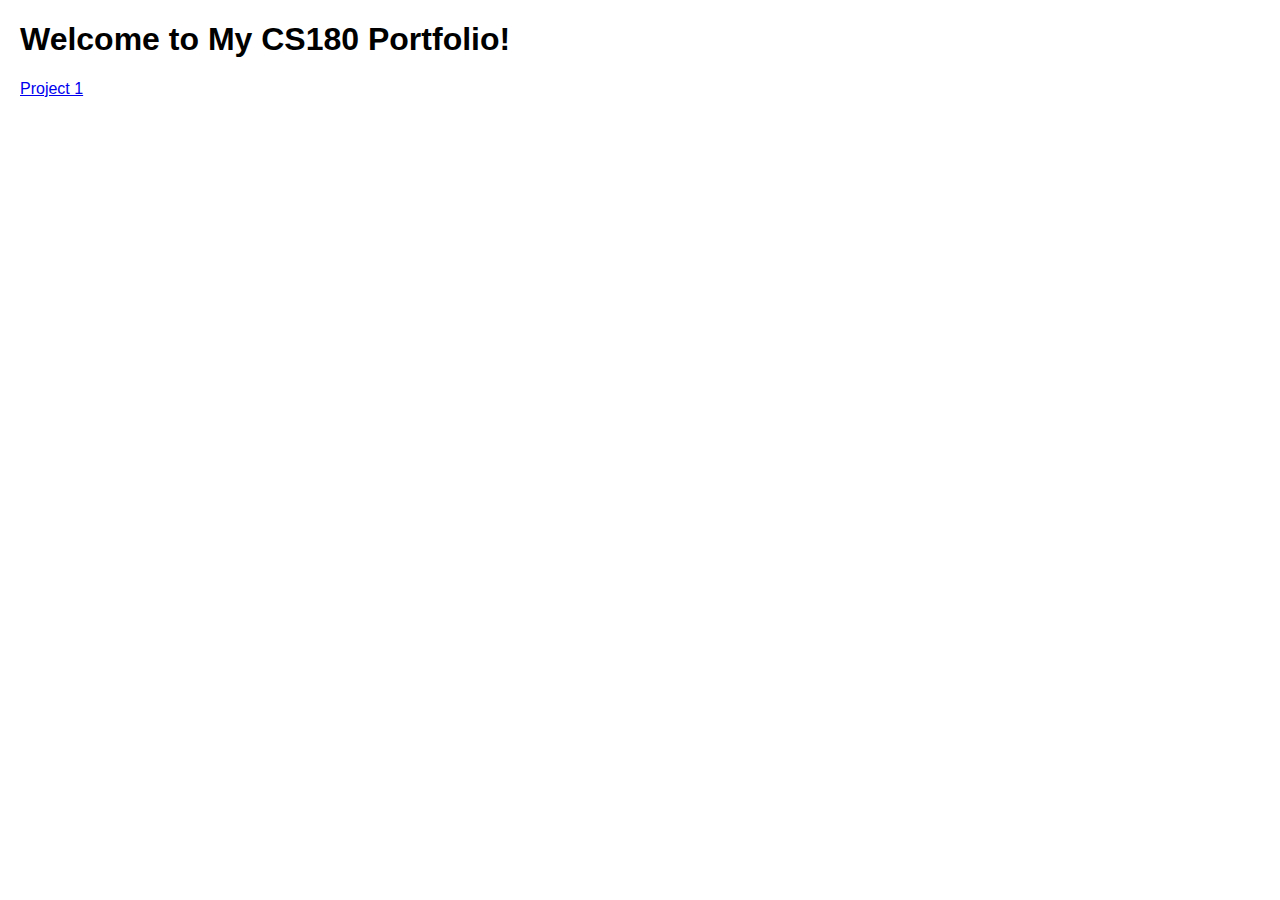
<file: index.html>
<!DOCTYPE html>
<html>
<head>
    <title>My Portfolio</title>
    <style>
        body {
            font-family: Arial, sans-serif;
            margin: 20px;
        }
    </style>
</head>
<body>
    <h1>Welcome to My CS180 Portfolio!</h1>
    <a href="./1/index.html">Project 1</a>
</body>
</html>
</file>
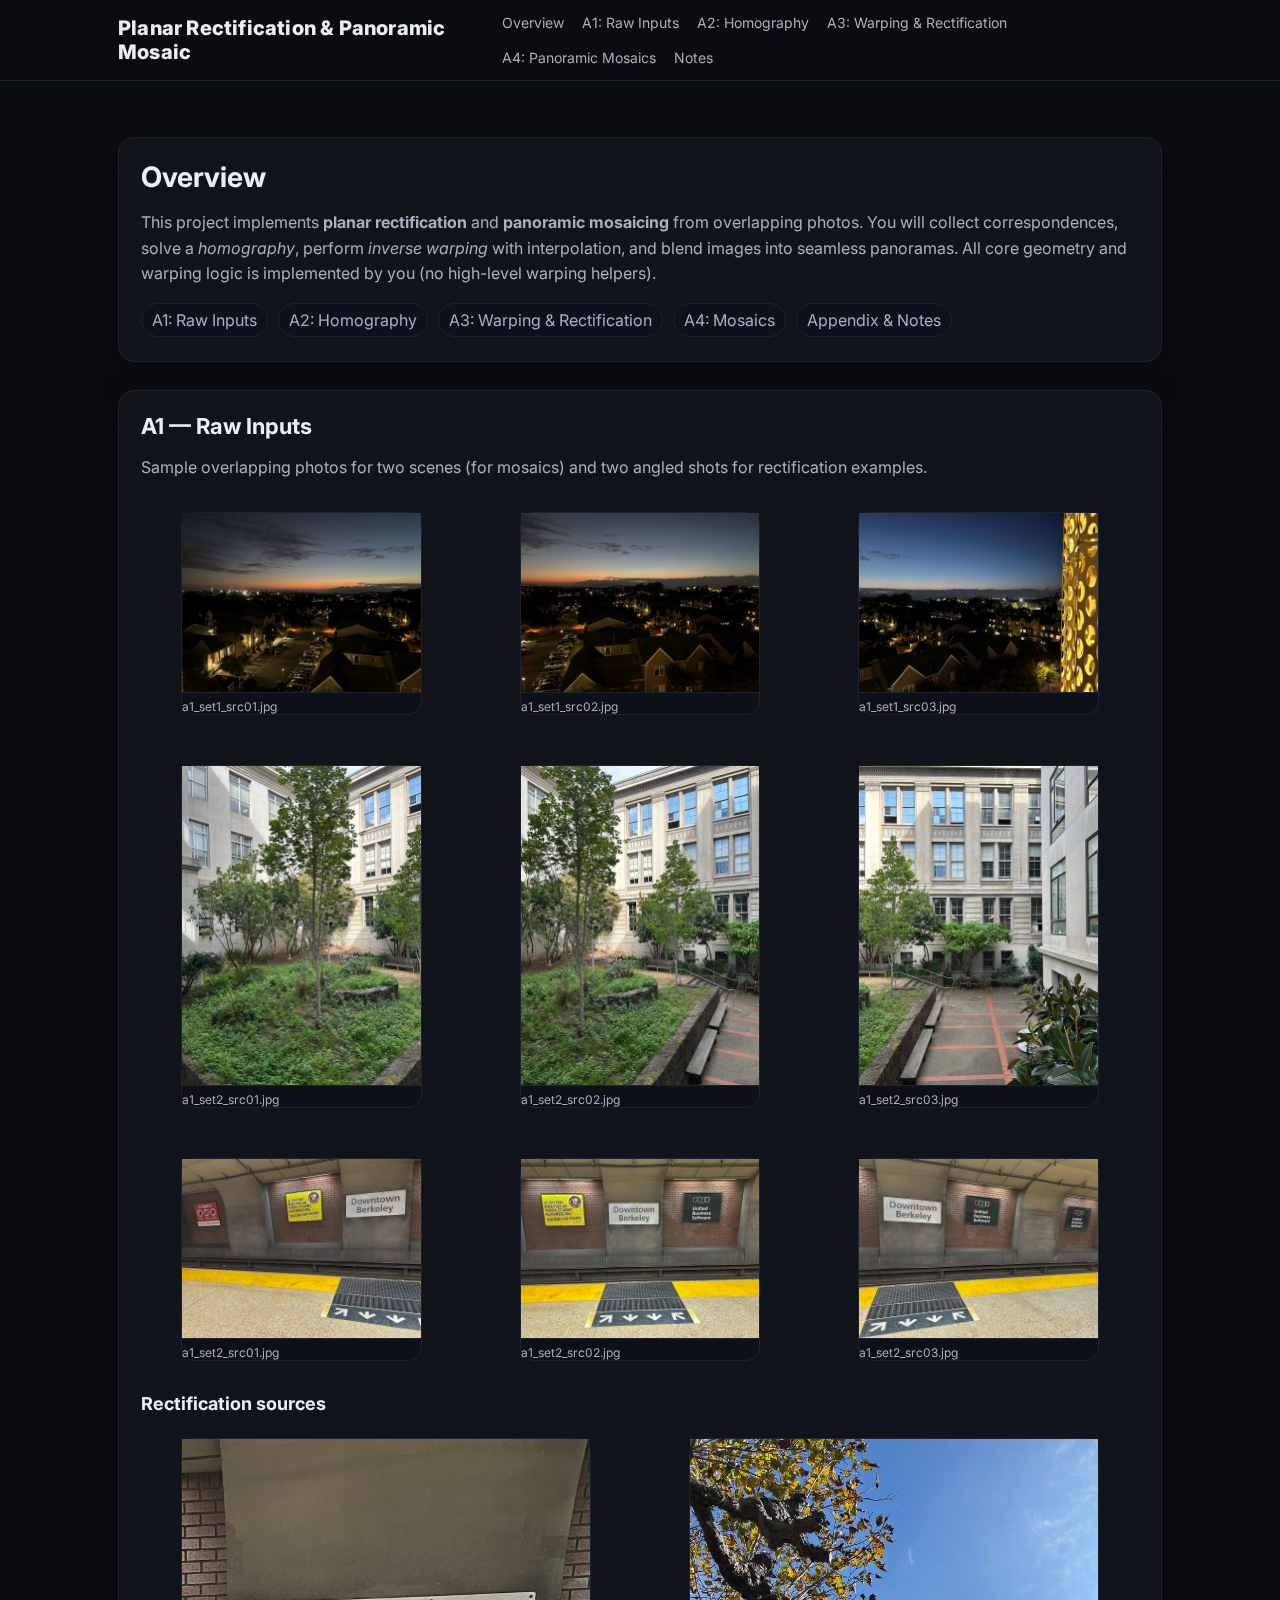
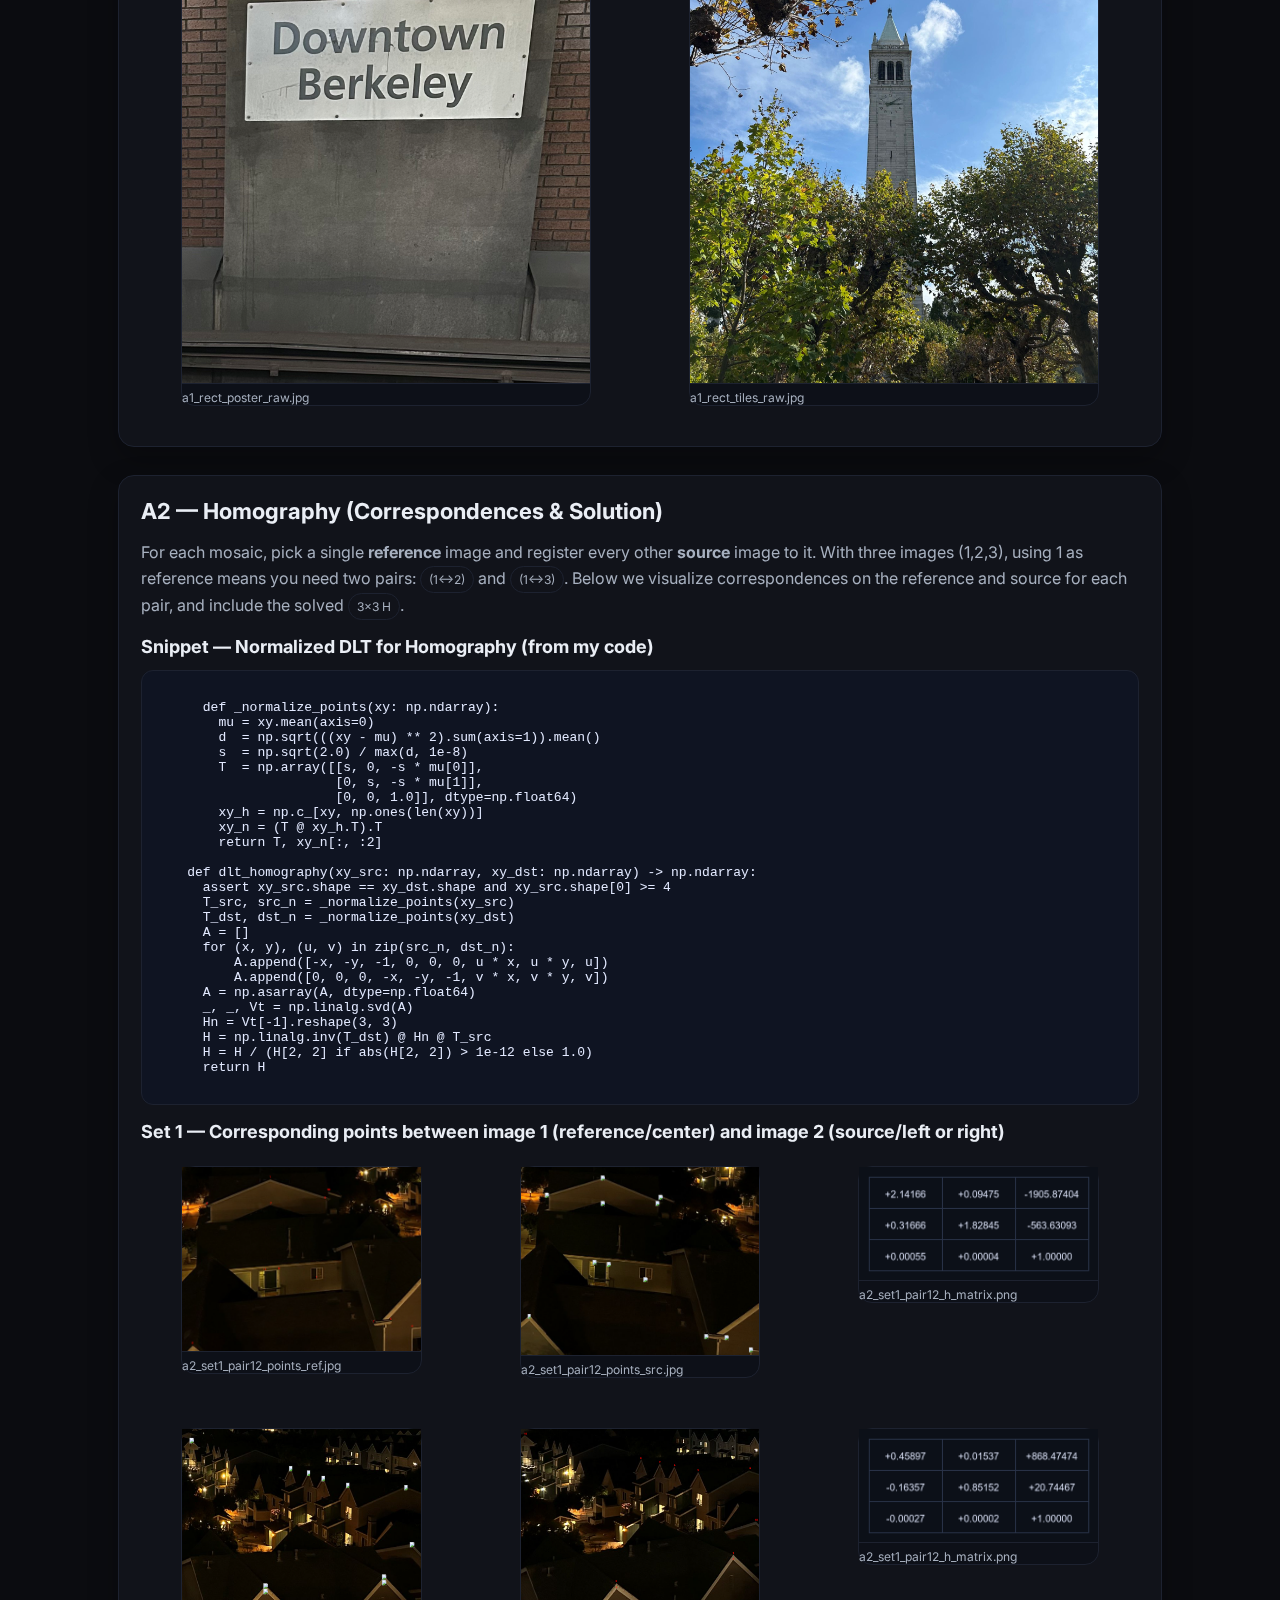
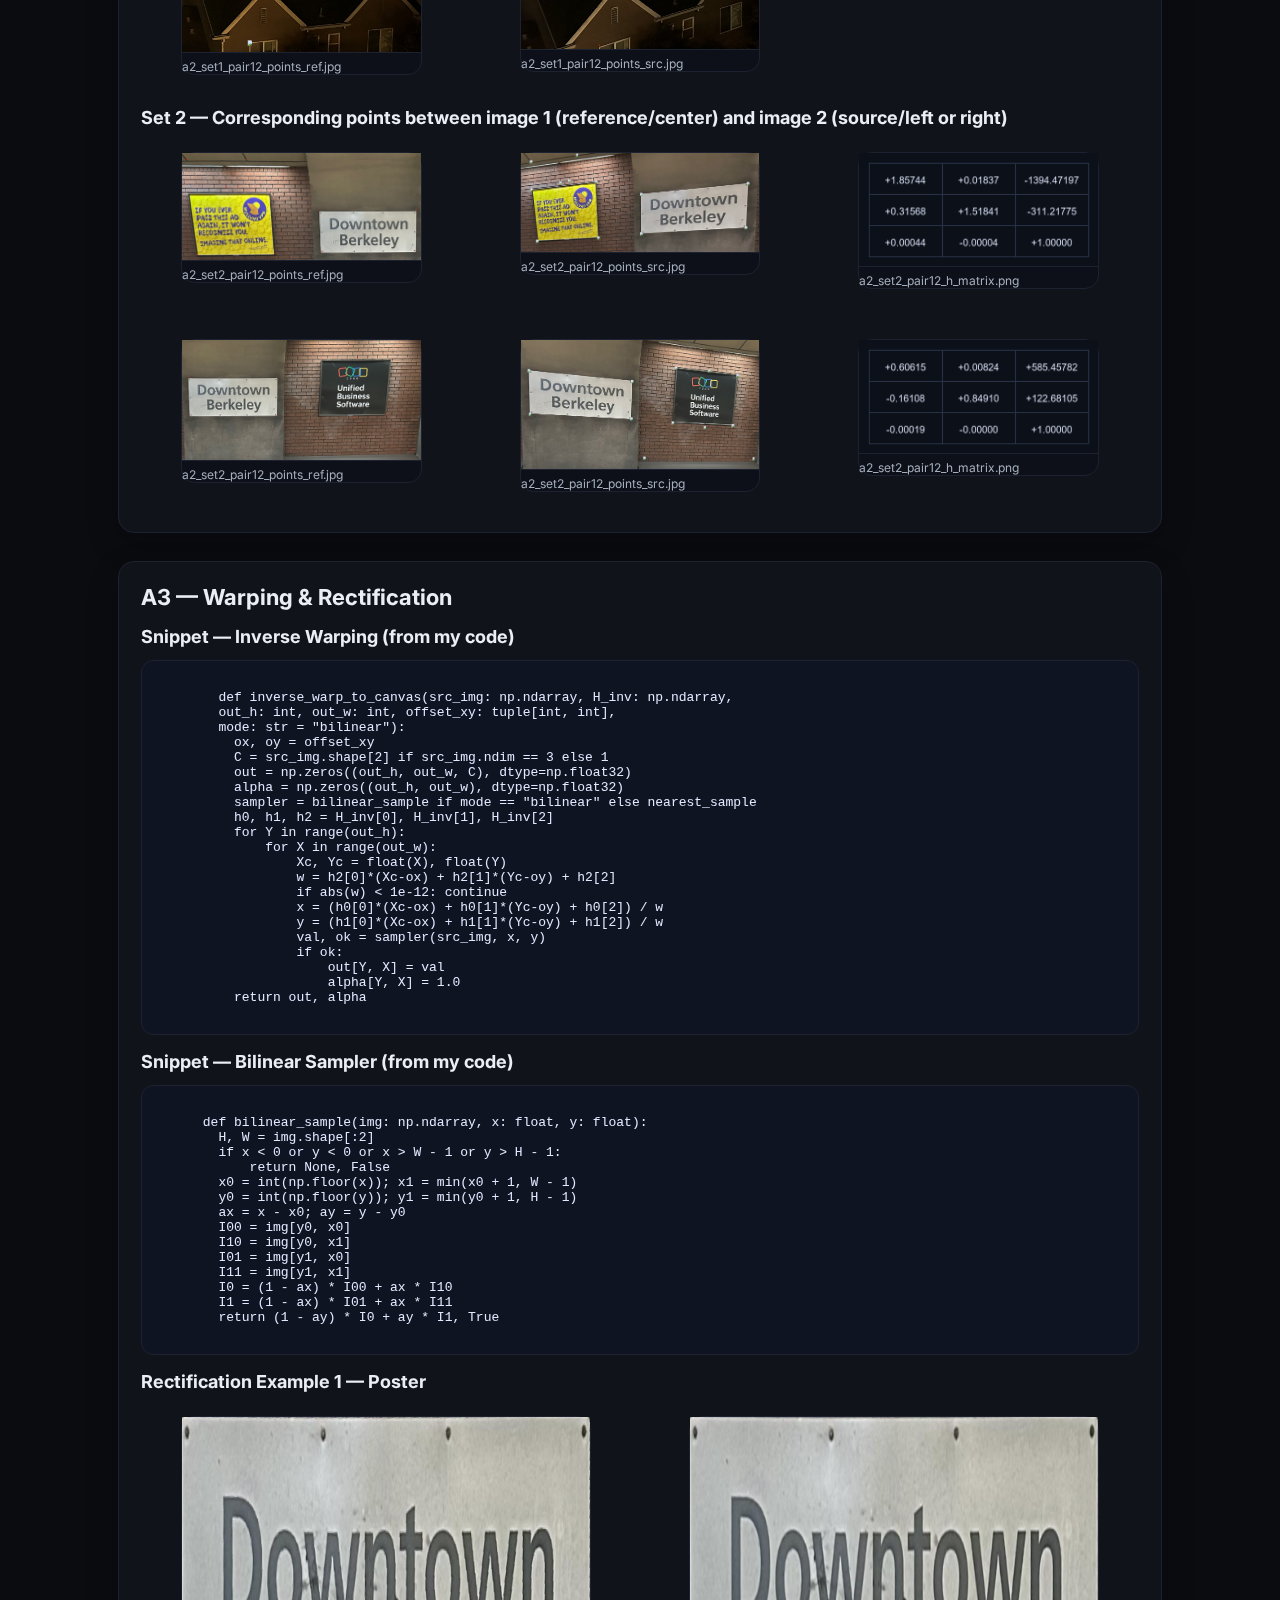
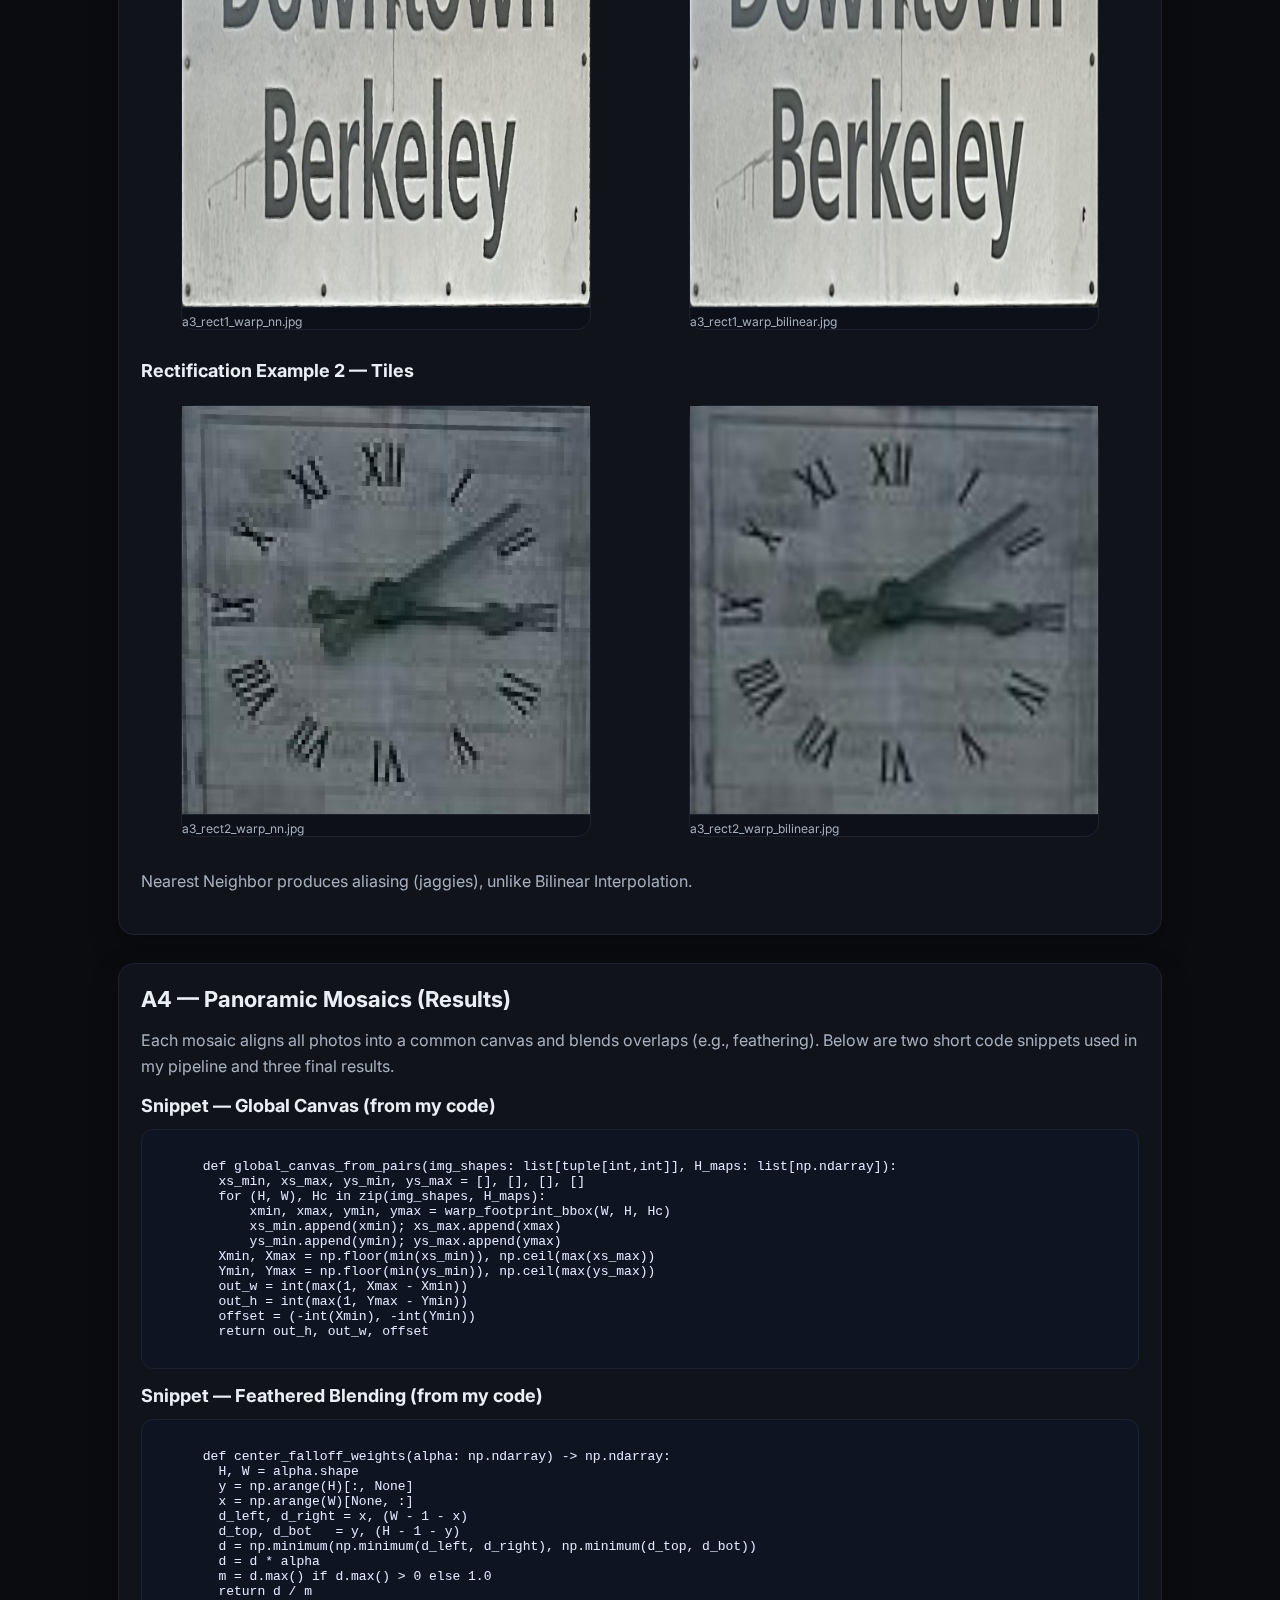
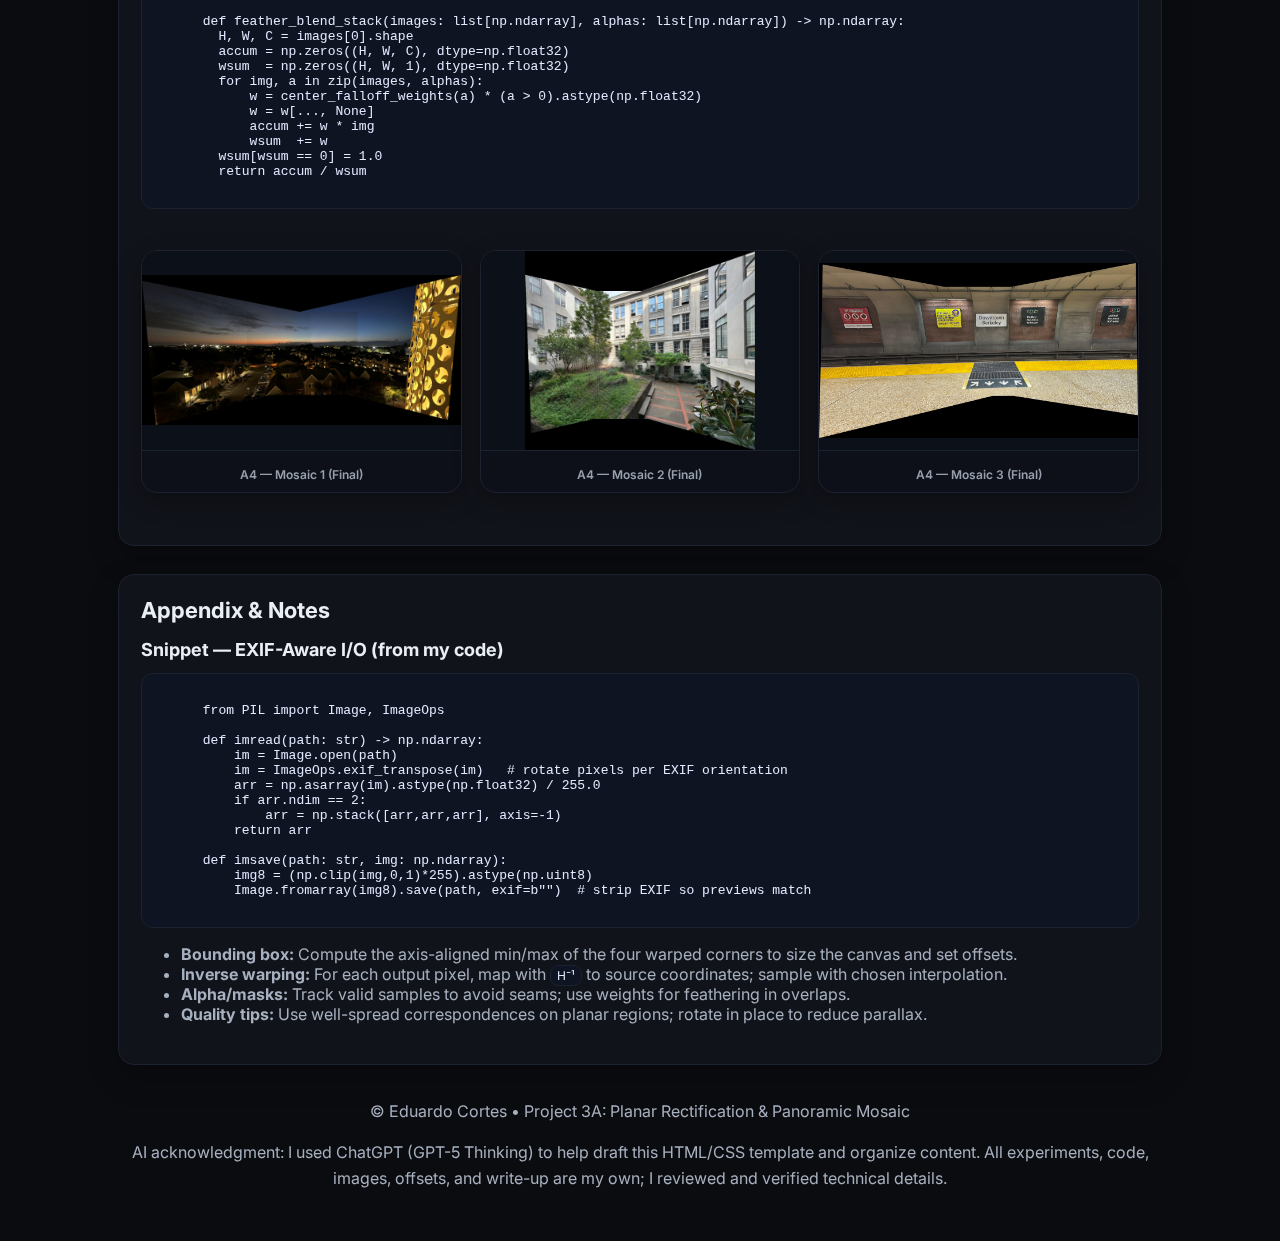
<file: 3A/index.html>
<!DOCTYPE html>
<html lang="en">
<head>
  <meta charset="utf-8" />
  <meta name="viewport" content="width=device-width, initial-scale=1" />
  <title>CS180 Project 3A — Planar Rectification & Panoramic Mosaic: https://eduardo1100.github.io/CS180/3/index.html</title>
  <link href="https://fonts.googleapis.com/css2?family=Inter:wght@400;600;800&display=swap" rel="stylesheet">
  <style>
    :root{
      --bg:#0b0c10;--panel:#11131a;--text:#eaeef5;--muted:#a7b0bf;--accent:#7aa2ff;--border:#1d2230;
      --radius:16px;--gap:18px;--shadow:0 12px 30px rgba(0,0,0,.25)
    }
    *{box-sizing:border-box}
    html,body{margin:0;height:100%;background:var(--bg);color:var(--text);font-family:Inter,system-ui,Segoe UI,Roboto,Arial,sans-serif}
    a{color:var(--accent);text-decoration:none}
    a:hover{text-decoration:underline}
    .wrap{max-width:1100px;margin:0 auto;padding:28px}
    header{position:sticky;top:0;background:linear-gradient(180deg,rgba(11,12,16,.9),rgba(11,12,16,.75));backdrop-filter:saturate(1.2) blur(8px);z-index:40;border-bottom:1px solid var(--border)}
    header .inner{display:flex;gap:20px;align-items:center;justify-content:space-between;max-width:1100px;margin:0 auto;padding:14px 28px}
    .title{font-weight:800;font-size:20px;letter-spacing:.2px}
    nav{display:flex;gap:18px;flex-wrap:wrap}
    nav a{font-size:14px;color:var(--muted)}
    nav a:hover{color:var(--text)}
    .section{background:var(--panel);border:1px solid var(--border);border-radius:var(--radius);padding:22px 22px 24px;box-shadow:var(--shadow);margin:28px 0}
    h1{font-size:28px;margin:0 0 8px}
    h2{font-size:22px;margin:0 0 10px}
    h3{font-size:18px;margin:16px 0 8px}
    p{line-height:1.6;color:var(--muted)}
    ul,ol{color:var(--muted)}
    code, .kbd{background:#0f1422;border:1px solid var(--border);padding:2px 6px;border-radius:8px;color:#e2e9ff}
    .grid{display:grid;gap:var(--gap)}
    .g2{grid-template-columns:repeat(2,1fr)}
    .g3{grid-template-columns:repeat(3,1fr)}
    .g4{grid-template-columns:repeat(4,1fr)}
    @media (max-width:900px){.g3,.g4{grid-template-columns:repeat(2,1fr)}}
    @media (max-width:640px){.g2,.g3,.g4{grid-template-columns:1fr}}
    .card{background:#0d1018;border:1px solid var(--border);border-radius:14px;overflow:hidden}
    .card h4{font-size:14px;font-weight:600;margin:10px 12px 0}
    .card p{font-size:13px;margin:4px 12px 12px}
    .img{aspect-ratio:16/10;background:#0a0d14;display:block;width:100%;object-fit:cover;border-bottom:1px solid var(--border)}
    .caption{font-size:12px;color:var(--muted);margin-top:6px}
    .pill{display:inline-block;font-size:12px;padding:3px 8px;border-radius:999px;border:1px solid var(--border);color:var(--muted)}
    .kbd{font-size:12px}
    footer{color:var(--muted);text-align:center;margin:34px 0 22px}
    .toc{display:flex;gap:10px;flex-wrap:wrap;margin-top:10px}
    .toc a{border:1px solid var(--border);padding:6px 10px;border-radius:999px;background:#0d111b;color:var(--muted)}
    .toc a:hover{color:var(--text)}
    .callout{border:1px dashed var(--border);background:#0c1322;padding:12px 14px;border-radius:12px;color:#c7d2ff}
      pre{background:#0f1422;border:1px solid var(--border);padding:14px;border-radius:12px;overflow:auto}
    pre code{background:transparent;border:none;color:#e2e9ff;padding:0}
  
/* === No-crop image overrides === */
.img, img.img, figure.card > img {
  width: 100%;
  height: auto !important;           /* let height follow width */
  object-fit: contain !important;    /* show entire image, no cropping */
  display: block;
}
.figure-fill { aspect-ratio: auto; }

/* Cards/grids should not force fixed heights */
.card { overflow: visible; }
.grid { grid-auto-rows: auto; }
.grid.g3 > .card { align-self: start; }

/* Captions wrap naturally */
.caption { white-space: normal; }

/* === Final deliverables: make mosaics big and standalone === */
.finals { max-width: 1200px; margin: 24px auto; display: block; }
.card.final-mosaic { padding: 0; border-radius: 16px; overflow: hidden; box-shadow: 0 8px 24px rgba(0,0,0,0.25); margin: 28px 0; }
.card.final-mosaic .caption { padding: 10px 14px; font-weight: 600; text-align: center; opacity: 0.9; }
.img.final-img { width: 100%; height: auto !important; object-fit: contain !important; display: block; background: #0c1018; }
</style>
</head>
<body>
  <header>
    <div class="inner">
      <div class="title">Planar Rectification & Panoramic Mosaic</div>
      <nav>
        <a href="#overview">Overview</a>
        <a href="#inputs">A1: Raw Inputs</a>
        <a href="#homography">A2: Homography</a>
        <a href="#rectification">A3: Warping &amp; Rectification</a>
        <a href="#mosaics">A4: Panoramic Mosaics</a>
        <a href="#notes">Notes</a>
      </nav>
    </div>
  </header>

  <main class="wrap">
    <section id="overview" class="section">
      <h1>Overview</h1>
      <p>
        This project implements <strong>planar rectification</strong> and <strong>panoramic mosaicing</strong> from overlapping photos.
        You will collect correspondences, solve a <em>homography</em>, perform <em>inverse warping</em> with interpolation, and blend images into seamless panoramas.
        All core geometry and warping logic is implemented by you (no high-level warping helpers).
      </p>
      <div class="toc">
        <a href="#inputs">A1: Raw Inputs</a>
        <a href="#homography">A2: Homography</a>
        <a href="#rectification">A3: Warping & Rectification</a>
        <a href="#mosaics">A4: Mosaics</a>
        <a href="#notes">Appendix & Notes</a>
      </div>
    </section>

    <section id="inputs" class="section">
      <h2>A1 — Raw Inputs</h2>
      <p>Sample overlapping photos for two scenes (for mosaics) and two angled shots for rectification examples.</p>
      <div class="grid g3">
        <figure class="card"><img class="img figure-fill" src="images/a1_set1_src01.jpg" alt="Set1 Src01"><figcaption class="caption">a1_set1_src01.jpg</figcaption></figure>
        <figure class="card"><img class="img figure-fill" src="images/a1_set1_src02.jpg" alt="Set1 Src02"><figcaption class="caption">a1_set1_src02.jpg</figcaption></figure>
        <figure class="card"><img class="img figure-fill" src="images/a1_set1_src03.jpg" alt="Set1 Src03"><figcaption class="caption">a1_set1_src03.jpg</figcaption></figure>
        <figure class="card"><img class="img figure-fill" src="images/a1_set2_src01.jpg" alt="Set2 Src01"><figcaption class="caption">a1_set2_src01.jpg</figcaption></figure>
        <figure class="card"><img class="img figure-fill" src="images/a1_set2_src02.jpg" alt="Set2 Src02"><figcaption class="caption">a1_set2_src02.jpg</figcaption></figure>
        <figure class="card"><img class="img figure-fill" src="images/a1_set2_src03.jpg" alt="Set2 Src03"><figcaption class="caption">a1_set2_src03.jpg</figcaption></figure>
        <figure class="card"><img class="img figure-fill" src="images/a1_set3_src01.jpg" alt="Set2 Src01"><figcaption class="caption">a1_set2_src01.jpg</figcaption></figure>
        <figure class="card"><img class="img figure-fill" src="images/a1_set3_src02.jpg" alt="Set2 Src02"><figcaption class="caption">a1_set2_src02.jpg</figcaption></figure>
        <figure class="card"><img class="img figure-fill" src="images/a1_set3_src03.jpg" alt="Set2 Src03"><figcaption class="caption">a1_set2_src03.jpg</figcaption></figure>
      </div>
      <h3 style="margin-top:16px">Rectification sources</h3>
      <div class="grid g2">
        <figure class="card"><img class="img figure-fill" src="images/a1_rect_poster_raw.jpg" alt="Poster raw"><figcaption class="caption">a1_rect_poster_raw.jpg</figcaption></figure>
        <figure class="card"><img class="img figure-fill" src="images/a1_rect_tiles_raw.jpg" alt="Tiles raw"><figcaption class="caption">a1_rect_tiles_raw.jpg</figcaption></figure>
      </div>
    </section>
    <section id="homography" class="section">
      <h2>A2 — Homography (Correspondences & Solution)</h2>
      <p>
        For each mosaic, pick a single <strong>reference</strong> image and register every other <strong>source</strong> image to it. With three images (1,2,3), using 1 as reference means you need two pairs: <span class="pill">(1↔2)</span> and <span class="pill">(1↔3)</span>. Below we visualize correspondences on the reference and source for each pair, and include the solved <span class="pill">3×3 H</span>.
      </p>

      <h3>Snippet — Normalized DLT for Homography (from my code)</h3>
      <pre><code class="language-python">
      def _normalize_points(xy: np.ndarray):
        mu = xy.mean(axis=0)
        d  = np.sqrt(((xy - mu) ** 2).sum(axis=1)).mean()
        s  = np.sqrt(2.0) / max(d, 1e-8)
        T  = np.array([[s, 0, -s * mu[0]],
                       [0, s, -s * mu[1]],
                       [0, 0, 1.0]], dtype=np.float64)
        xy_h = np.c_[xy, np.ones(len(xy))]
        xy_n = (T @ xy_h.T).T
        return T, xy_n[:, :2]

    def dlt_homography(xy_src: np.ndarray, xy_dst: np.ndarray) -> np.ndarray:
      assert xy_src.shape == xy_dst.shape and xy_src.shape[0] >= 4
      T_src, src_n = _normalize_points(xy_src)
      T_dst, dst_n = _normalize_points(xy_dst)
      A = []
      for (x, y), (u, v) in zip(src_n, dst_n):
          A.append([-x, -y, -1, 0, 0, 0, u * x, u * y, u])
          A.append([0, 0, 0, -x, -y, -1, v * x, v * y, v])
      A = np.asarray(A, dtype=np.float64)
      _, _, Vt = np.linalg.svd(A)
      Hn = Vt[-1].reshape(3, 3)
      H = np.linalg.inv(T_dst) @ Hn @ T_src
      H = H / (H[2, 2] if abs(H[2, 2]) > 1e-12 else 1.0)
      return H
    </code></pre>

      <h3>Set 1 — Corresponding points between image 1 (reference/center) and image 2 (source/left or right) </h3>
      <div class="grid g3">
        <figure class="card"><img class="img figure-fill" src="images/a2_set1_pair12_points_ref_1to2.png" alt="Set1 pair12 ref points"><figcaption class="caption">a2_set1_pair12_points_ref.jpg</figcaption></figure>
        <figure class="card"><img class="img figure-fill" src="images/a2_set1_pair12_points_src_1to2.png" alt="Set1 pair12 src points"><figcaption class="caption">a2_set1_pair12_points_src.jpg</figcaption></figure>
        <figure class="card"><img class="img figure-fill" src="images/a2_set1_pair12_h_matrix_table_1to2.png" alt="Set1 H(2→1)"><figcaption class="caption">a2_set1_pair12_h_matrix.png</figcaption></figure>
        <figure class="card"><img class="img figure-fill" src="images/a2_set1_pair12_points_ref_3to2.png" alt="Set1 pair13 ref points"><figcaption class="caption">a2_set1_pair12_points_ref.jpg</figcaption></figure>
        <figure class="card"><img class="img figure-fill" src="images/a2_set1_pair12_points_src_3to2.png" alt="Set1 pair13 src points"><figcaption class="caption">a2_set1_pair12_points_src.jpg</figcaption></figure>
        <figure class="card"><img class="img figure-fill" src="images/a2_set1_pair12_h_matrix_table_3to2.png" alt="Set1 H(3→1)"><figcaption class="caption">a2_set1_pair12_h_matrix.png</figcaption></figure>
      </div>

      <h3>Set 2 — Corresponding points between image 1 (reference/center) and image 2 (source/left or right)</h3>
      <div class="grid g3">
        <figure class="card"><img class="img figure-fill" src="images/a2_set3_pair12_points_ref_1to2.png" alt="Set2 pair12 ref points"><figcaption class="caption">a2_set2_pair12_points_ref.jpg</figcaption></figure>
        <figure class="card"><img class="img figure-fill" src="images/a2_set3_pair12_points_src_1to2.png" alt="Set2 pair12 src points"><figcaption class="caption">a2_set2_pair12_points_src.jpg</figcaption></figure>
        <figure class="card"><img class="img figure-fill" src="images/a2_set3_pair12_h_matrix_table_1to2.png" alt="Set2 H(2→1)"><figcaption class="caption">a2_set2_pair12_h_matrix.png</figcaption></figure>
        <figure class="card"><img class="img figure-fill" src="images/a2_set3_pair12_points_ref_3to2.png" alt="Set2 pair13 ref points"><figcaption class="caption">a2_set2_pair12_points_ref.jpg</figcaption></figure>
        <figure class="card"><img class="img figure-fill" src="images/a2_set3_pair12_points_src_3to2.png" alt="Set2 pair13 src points"><figcaption class="caption">a2_set2_pair12_points_src.jpg</figcaption></figure>
        <figure class="card"><img class="img figure-fill" src="images/a2_set3_pair12_h_matrix_table_3to2.png" alt="Set2 H(3→1)"><figcaption class="caption">a2_set2_pair12_h_matrix.png</figcaption></figure>
      </div>
    </section>

    <section id="rectification" class="section">
      <h2>A3 — Warping &amp; Rectification</h2>
      <h3>Snippet — Inverse Warping (from my code)</h3>
      <pre><code class="language-python">
        def inverse_warp_to_canvas(src_img: np.ndarray, H_inv: np.ndarray,
        out_h: int, out_w: int, offset_xy: tuple[int, int],
        mode: str = "bilinear"):
          ox, oy = offset_xy
          C = src_img.shape[2] if src_img.ndim == 3 else 1
          out = np.zeros((out_h, out_w, C), dtype=np.float32)
          alpha = np.zeros((out_h, out_w), dtype=np.float32)
          sampler = bilinear_sample if mode == "bilinear" else nearest_sample
          h0, h1, h2 = H_inv[0], H_inv[1], H_inv[2]
          for Y in range(out_h):
              for X in range(out_w):
                  Xc, Yc = float(X), float(Y)
                  w = h2[0]*(Xc-ox) + h2[1]*(Yc-oy) + h2[2]
                  if abs(w) < 1e-12: continue
                  x = (h0[0]*(Xc-ox) + h0[1]*(Yc-oy) + h0[2]) / w
                  y = (h1[0]*(Xc-ox) + h1[1]*(Yc-oy) + h1[2]) / w
                  val, ok = sampler(src_img, x, y)
                  if ok:
                      out[Y, X] = val
                      alpha[Y, X] = 1.0
          return out, alpha
      </code></pre>
    
      <h3>Snippet — Bilinear Sampler (from my code)</h3>
      <pre><code class="language-python">
      def bilinear_sample(img: np.ndarray, x: float, y: float):
        H, W = img.shape[:2]
        if x < 0 or y < 0 or x > W - 1 or y > H - 1:
            return None, False
        x0 = int(np.floor(x)); x1 = min(x0 + 1, W - 1)
        y0 = int(np.floor(y)); y1 = min(y0 + 1, H - 1)
        ax = x - x0; ay = y - y0
        I00 = img[y0, x0]
        I10 = img[y0, x1]
        I01 = img[y1, x0]
        I11 = img[y1, x1]
        I0 = (1 - ax) * I00 + ax * I10
        I1 = (1 - ax) * I01 + ax * I11
        return (1 - ay) * I0 + ay * I1, True
      </code></pre>
    
      <h3>Rectification Example 1 — Poster</h3>
      <div class="grid g2">
        <figure class="card"><img class="img figure-fill" src="images/a3_rect1_warp_nn.jpg" alt="Rect1 NN"><figcaption class="caption">a3_rect1_warp_nn.jpg</figcaption></figure>
        <figure class="card"><img class="img figure-fill" src="images/a3_rect1_warp_bilinear.jpg" alt="Rect1 Bilinear"><figcaption class="caption">a3_rect1_warp_bilinear.jpg</figcaption></figure>
      </div>
      <h3 style="margin-top:14px">Rectification Example 2 — Tiles</h3>
      <div class="grid g2">
        <figure class="card"><img class="img figure-fill" src="images/a3_rect2_warp_nn.jpg" alt="Rect2 NN"><figcaption class="caption">a3_rect2_warp_nn.jpg</figcaption></figure>
        <figure class="card"><img class="img figure-fill" src="images/a3_rect2_warp_bilinear.jpg" alt="Rect2 Bilinear"><figcaption class="caption">a3_rect2_warp_bilinear.jpg</figcaption></figure>
      </div>
      <p>
        Nearest Neighbor produces aliasing (jaggies), unlike Bilinear Interpolation.
      </p>
    </section>
    <section id="mosaics" class="section">
      <h2>A4 — Panoramic Mosaics (Results)</h2>
      <p>
        Each mosaic aligns all photos into a common canvas and blends overlaps (e.g., feathering). Below are two short code snippets used in my pipeline and three final results.
      </p>
      <h3>Snippet — Global Canvas (from my code)</h3>
      <pre><code class="language-python">
      def global_canvas_from_pairs(img_shapes: list[tuple[int,int]], H_maps: list[np.ndarray]):
        xs_min, xs_max, ys_min, ys_max = [], [], [], []
        for (H, W), Hc in zip(img_shapes, H_maps):
            xmin, xmax, ymin, ymax = warp_footprint_bbox(W, H, Hc)
            xs_min.append(xmin); xs_max.append(xmax)
            ys_min.append(ymin); ys_max.append(ymax)
        Xmin, Xmax = np.floor(min(xs_min)), np.ceil(max(xs_max))
        Ymin, Ymax = np.floor(min(ys_min)), np.ceil(max(ys_max))
        out_w = int(max(1, Xmax - Xmin))
        out_h = int(max(1, Ymax - Ymin))
        offset = (-int(Xmin), -int(Ymin))
        return out_h, out_w, offset
    </code></pre>

      <h3>Snippet — Feathered Blending (from my code)</h3>
      <pre><code class="language-python">
      def center_falloff_weights(alpha: np.ndarray) -> np.ndarray:
        H, W = alpha.shape
        y = np.arange(H)[:, None]
        x = np.arange(W)[None, :]
        d_left, d_right = x, (W - 1 - x)
        d_top, d_bot   = y, (H - 1 - y)
        d = np.minimum(np.minimum(d_left, d_right), np.minimum(d_top, d_bot))
        d = d * alpha
        m = d.max() if d.max() > 0 else 1.0
        return d / m

      def feather_blend_stack(images: list[np.ndarray], alphas: list[np.ndarray]) -> np.ndarray:
        H, W, C = images[0].shape
        accum = np.zeros((H, W, C), dtype=np.float32)
        wsum  = np.zeros((H, W, 1), dtype=np.float32)
        for img, a in zip(images, alphas):
            w = center_falloff_weights(a) * (a > 0).astype(np.float32)
            w = w[..., None]
            accum += w * img
            wsum  += w
        wsum[wsum == 0] = 1.0
        return accum / wsum
      </code></pre>

      <div class="grid g3">
        <figure class="card final-mosaic"><img class="img final-img" src="images/a4_mosaic1_final.jpg" alt="Mosaic 1 final"><figcaption class="caption">A4 — Mosaic 1 (Final)</figcaption></figure>
        <figure class="card final-mosaic"><img class="img final-img" src="images/a4_mosaic2_final.jpg" alt="Mosaic 2 final"><figcaption class="caption">A4 — Mosaic 2 (Final)</figcaption></figure>
        <figure class="card final-mosaic"><img class="img final-img" src="images/a4_mosaic3_final.jpg" alt="Mosaic 3 final"><figcaption class="caption">A4 — Mosaic 3 (Final)</figcaption></figure>
      </div>
    </section>

    <section id="notes" class="section">
      <h2>Appendix & Notes</h2>
      <h3>Snippet — EXIF-Aware I/O (from my code)</h3>
      <pre><code class="language-python">
      from PIL import Image, ImageOps

      def imread(path: str) -> np.ndarray:
          im = Image.open(path)
          im = ImageOps.exif_transpose(im)   # rotate pixels per EXIF orientation
          arr = np.asarray(im).astype(np.float32) / 255.0
          if arr.ndim == 2:
              arr = np.stack([arr,arr,arr], axis=-1)
          return arr

      def imsave(path: str, img: np.ndarray):
          img8 = (np.clip(img,0,1)*255).astype(np.uint8)
          Image.fromarray(img8).save(path, exif=b"")  # strip EXIF so previews match
      </code></pre>
      <ul>
        <li><strong>Bounding box:</strong> Compute the axis-aligned min/max of the four warped corners to size the canvas and set offsets.</li>
        <li><strong>Inverse warping:</strong> For each output pixel, map with <span class="kbd">H⁻¹</span> to source coordinates; sample with chosen interpolation.</li>
        <li><strong>Alpha/masks:</strong> Track valid samples to avoid seams; use weights for feathering in overlaps.</li>
        <li><strong>Quality tips:</strong> Use well-spread correspondences on planar regions; rotate in place to reduce parallax.</li>
      </ul>
    </section>

    <footer>
      <p>© <span id="year"></span> Eduardo Cortes • Project 3A: Planar Rectification & Panoramic Mosaic</p>
      <p class="ai-ack">AI acknowledgment: I used ChatGPT (GPT-5 Thinking) to help draft this HTML/CSS template and organize content. All experiments, code, images, offsets, and write-up are my own; I reviewed and verified technical details.</p>
    </footer>
  </main>
</body>
</html>
</file>
